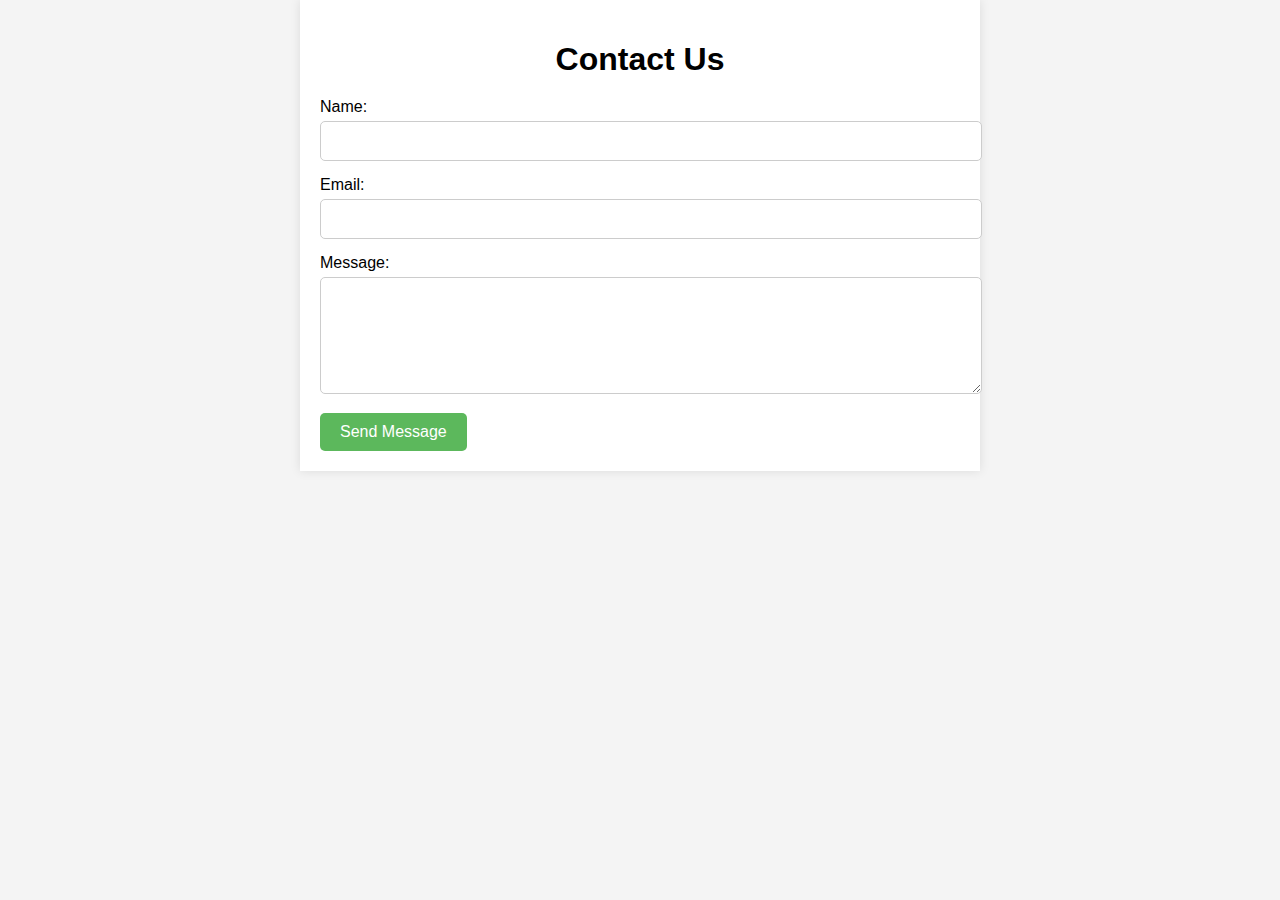
<file: contactpage.htm>
<!DOCTYPE html>
<html lang="en">
<head>
    <meta charset="UTF-8">
    <meta name="viewport" content="width=device-width, initial-scale=1.0">
    <title>Contact Us</title>
    <style>
        body {
            font-family: Arial, sans-serif;
            background-color: #f4f4f4;
            margin: 0;
            padding: 0;
        }
        .container {
            width: 50%;
            margin: auto;
            background: white;
            padding: 20px;
            box-shadow: 0 0 10px rgba(0, 0, 0, 0.1);
        }
        h1 {
            text-align: center;
            margin-bottom: 20px;
        }
        .form-group {
            margin-bottom: 15px;
        }
        label {
            display: block;
            margin-bottom: 5px;
        }
        input[type="text"], input[type="email"], textarea {
            width: 100%;
            padding: 10px;
            border: 1px solid #ccc;
            border-radius: 5px;
            font-size: 16px;
        }
        textarea {
            resize: vertical;
        }
        button {
            padding: 10px 20px;
            background-color: #5cb85c;
            color: white;
            border: none;
            border-radius: 5px;
            cursor: pointer;
            font-size: 16px;
        }
        button:hover {
            background-color: #4cae4c;
        }
    </style>
</head>
<body>

    <div class="container">
        <h1>Contact Us</h1>

        <form action="submit_contact.php" method="POST">
            <div class="form-group">
                <label for="name">Name:</label>
                <input type="text" id="name" name="name" required>
            </div>

            <div class="form-group">
                <label for="email">Email:</label>
                <input type="email" id="email" name="email" required>
            </div>

            <div class="form-group">
                <label for="message">Message:</label>
                <textarea id="message" name="message" rows="5" required></textarea>
            </div>

            <button type="submit">Send Message</button>
        </form>
    </div>

</body>
</html>
</file>
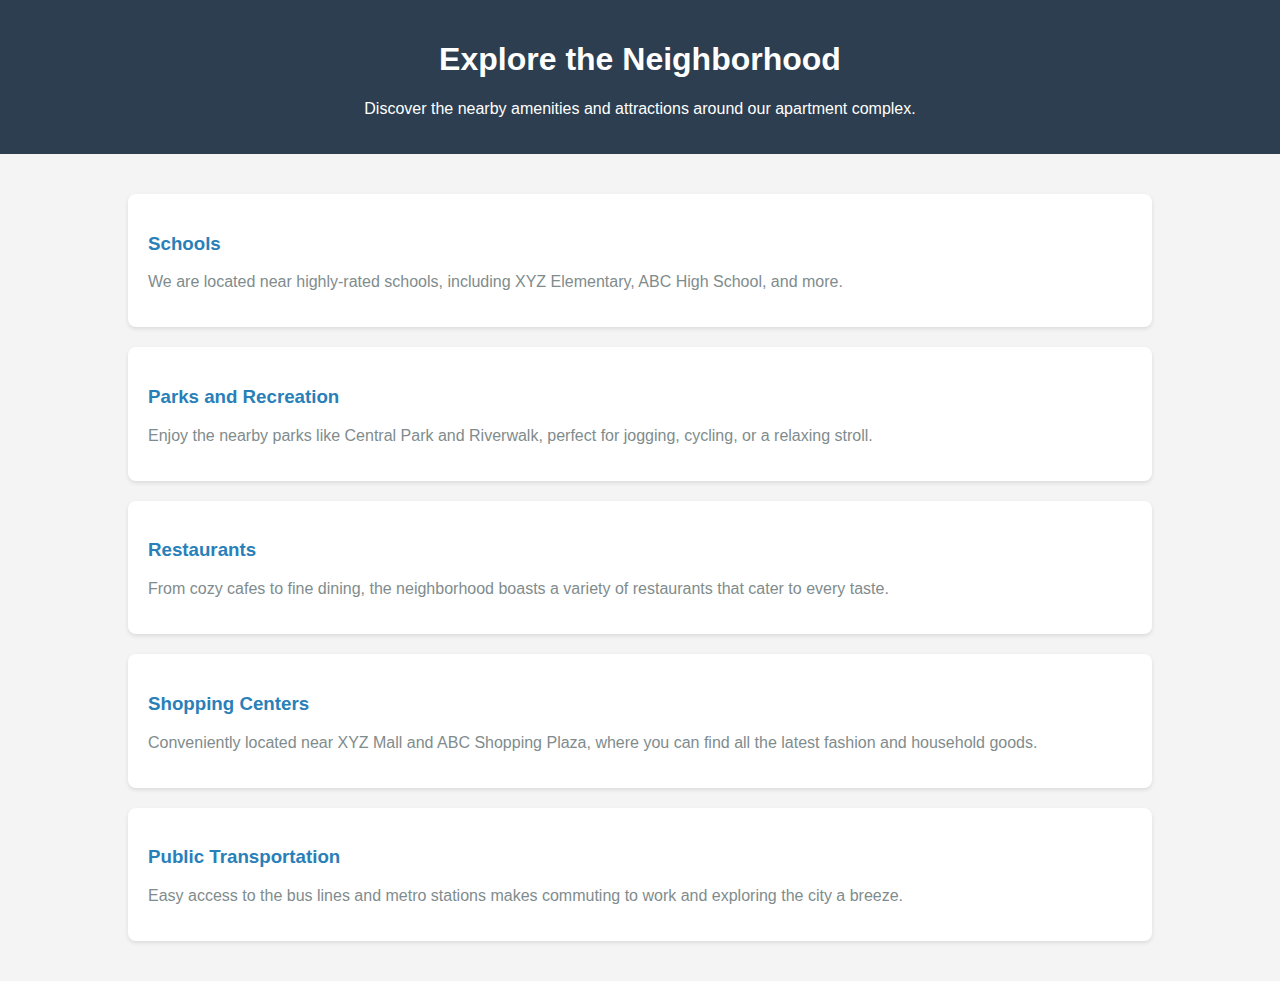
<file: Neighborhood (1).htm>
<!DOCTYPE html>
<html lang="en">
<head>
    <meta charset="UTF-8">
    <meta name="viewport" content="width=device-width, initial-scale=1.0">
    <title>Neighborhood</title>
    <style>
        body {
            font-family: Arial, sans-serif;
            margin: 0;
            padding: 0;
            background-color: #f4f4f4;
        }
        .header {
            background-color: #2c3e50;
            color: white;
            padding: 20px;
            text-align: center;
        }
        .container {
            width: 80%;
            margin: auto;
            padding: 20px;
        }
        h2 {
            color: #34495e;
        }
        .card {
            background-color: white;
            border-radius: 8px;
            padding: 20px;
            margin: 20px 0;
            box-shadow: 0 2px 4px rgba(0, 0, 0, 0.1);
        }
        .card h3 {
            color: #2980b9;
        }
        .card p {
            color: #7f8c8d;
        }
    </style>
</head>
<body>
    <div class="header">
        <h1>Explore the Neighborhood</h1>
        <p>Discover the nearby amenities and attractions around our apartment complex.</p>
    </div>

    <div class="container">
        <div class="card">
            <h3>Schools</h3>
            <p>We are located near highly-rated schools, including XYZ Elementary, ABC High School, and more.</p>
        </div>

        <div class="card">
            <h3>Parks and Recreation</h3>
            <p>Enjoy the nearby parks like Central Park and Riverwalk, perfect for jogging, cycling, or a relaxing stroll.</p>
        </div>

        <div class="card">
            <h3>Restaurants</h3>
            <p>From cozy cafes to fine dining, the neighborhood boasts a variety of restaurants that cater to every taste.</p>
        </div>

        <div class="card">
            <h3>Shopping Centers</h3>
            <p>Conveniently located near XYZ Mall and ABC Shopping Plaza, where you can find all the latest fashion and household goods.</p>
        </div>

        <div class="card">
            <h3>Public Transportation</h3>
            <p>Easy access to the bus lines and metro stations makes commuting to work and exploring the city a breeze.</p>
        </div>
    </div>
</body>
</html>
</file>
